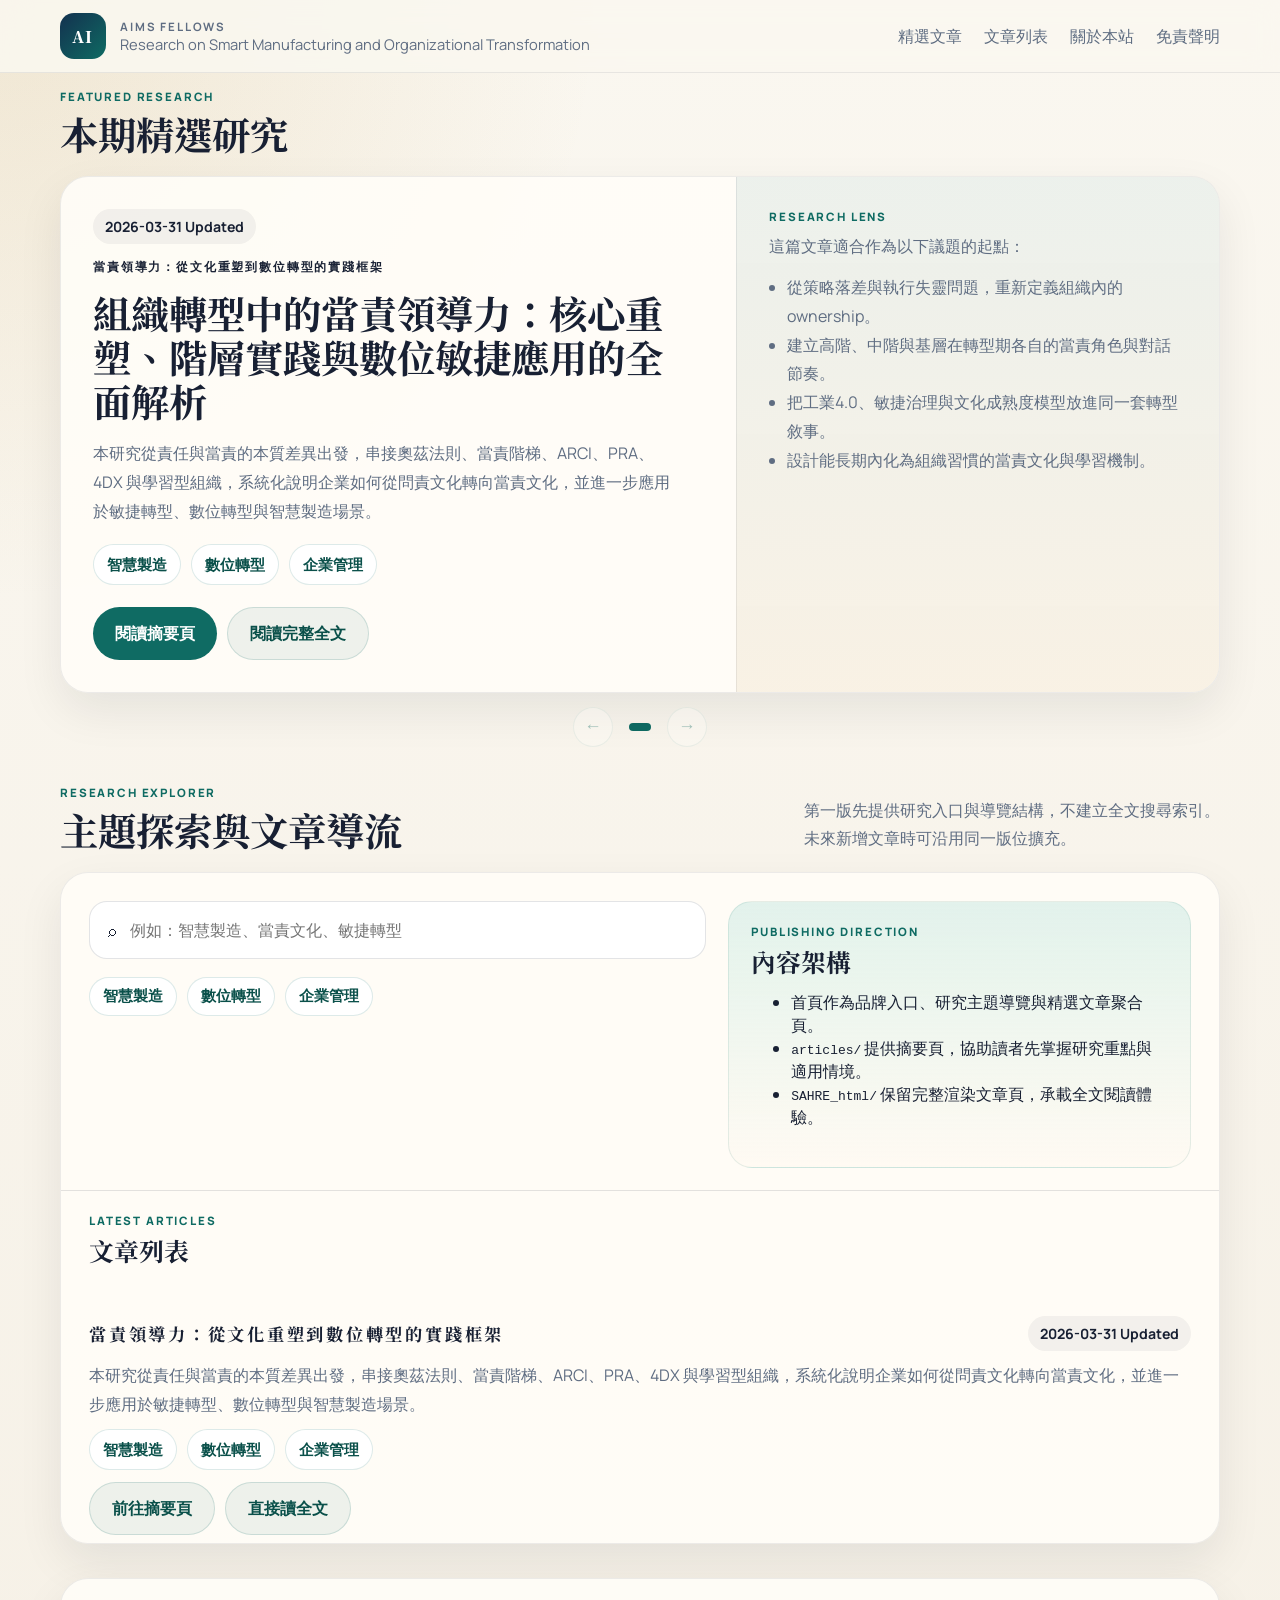
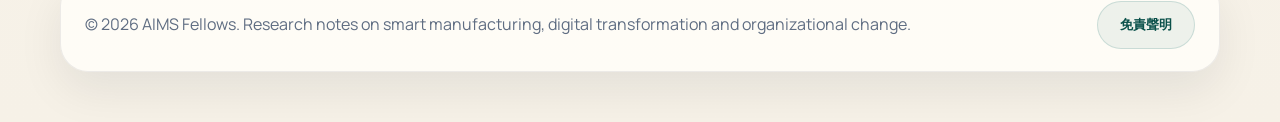
<file: index.html>
﻿<!DOCTYPE html>
<html lang="zh-TW">

<head>
  <meta charset="UTF-8">
  <meta name="viewport" content="width=device-width, initial-scale=1.0">
  <title>AIMS Fellows | 智慧製造、數位轉型與組織轉型研究</title>
  <meta name="description" content="AIMS Fellows 聚焦智慧製造、數位轉型、企業轉型、文化重塑與工業4.0研究，提供具研究脈絡的文章摘要、完整全文與持續更新的管理分析觀點。">
  <meta name="keywords"
    content="智慧製造,數位轉型,企業轉型,文化重塑,工業4.0,當責領導力,當責文化,組織轉型,學習型組織,敏捷轉型,智慧工廠,製造業升級,管理研究,企業管理,組織文化,Accountability Leadership,Digital Transformation,Industry 4.0,Smart Manufacturing,Organizational Transformation">
  <meta name="robots" content="index, follow, max-image-preview:large, max-snippet:-1, max-video-preview:-1">
  <meta property="og:locale" content="zh_TW">
  <meta property="og:type" content="website">
  <meta property="og:site_name" content="AIMS Fellows">
  <meta property="og:title" content="AIMS Fellows | 智慧製造、數位轉型與組織轉型研究">
  <meta property="og:description" content="AIMS Fellows 聚焦智慧製造、數位轉型、企業轉型、文化重塑與工業4.0研究，提供具研究脈絡的文章摘要、完整全文與持續更新的管理分析觀點。">
  <meta property="og:url" content="https://aimsfellows.ai/">
  <meta name="twitter:card" content="summary">
  <meta name="twitter:title" content="AIMS Fellows | 智慧製造、數位轉型與組織轉型研究">
  <meta name="twitter:description" content="AIMS Fellows 聚焦智慧製造、數位轉型、企業轉型、文化重塑與工業4.0研究，提供具研究脈絡的文章摘要、完整全文與持續更新的管理分析觀點。">
  <link rel="canonical" href="https://aimsfellows.ai/">
  <link rel="preconnect" href="https://fonts.googleapis.com">
  <link rel="preconnect" href="https://fonts.gstatic.com" crossorigin>
  <link
    href="https://fonts.googleapis.com/css2?family=Noto+Serif+TC:wght@500;700;900&family=Manrope:wght@400;500;600;700;800&display=swap"
    rel="stylesheet">
  <script type="application/ld+json">
        {
            "@context": "https://schema.org",
            "@type": "WebSite",
            "name": "AIMS Fellows",
            "url": "https://aimsfellows.ai/",
            "inLanguage": "zh-TW",
            "description": "AIMS Fellows 聚焦智慧製造、數位轉型、企業轉型、文化重塑與工業4.0研究，提供具研究脈絡的文章摘要、完整全文與持續更新的管理分析觀點。",
            "keywords": ["智慧製造", "數位轉型", "企業轉型", "文化重塑", "工業4.0", "當責領導力", "當責文化", "組織轉型", "學習型組織", "敏捷轉型", "Smart Manufacturing", "Digital Transformation", "Organizational Transformation"],
            "publisher": {
                "@type": "Organization",
                "name": "AIMS Fellows",
                "url": "https://aimsfellows.ai/"
            },
            "mainEntity": {
                "@type": "ScholarlyArticle",
                "headline": "組織轉型中的當責領導力：核心重塑、階層實踐與數位敏捷應用的全面解析",
                "url": "https://aimsfellows.ai/SAHRE_html/260330-%E7%95%B6%E8%B2%AC%E6%96%87%E5%8C%96%E8%BD%89%E5%9E%8B%E7%A0%94%E7%A9%B6%E8%88%87%E5%AF%A6%E8%B8%90%E6%A1%86%E6%9E%B6.html",
                "inLanguage": "zh-TW",
                "datePublished": "2026-03-30",
                "dateModified": "2026-03-31",
                "author": {"@type": "Organization", "name": "AIMS Fellows"},
                "publisher": {"@type": "Organization", "name": "AIMS Fellows", "url": "https://aimsfellows.ai/"},
                "about": ["當責領導力", "當責文化", "組織轉型", "學習型組織", "數位轉型", "智慧製造", "工業4.0"]
            }
        }
    </script>
  <link rel="stylesheet" href="styles.css">
  <script src="articles-data.js"></script>
</head>

<body>
  <nav class="nav" aria-label="主選單">
    <div class="nav-row">
      <a class="brand" href="#top" aria-label="AIMS Fellows 首頁"><span class="mark">AI</span><span><strong>AIMS
            Fellows</strong><span>Research on Smart Manufacturing and Organizational Transformation</span></span></a>
      <div class="links">
        <a href="#featured">精選文章</a>
        <a href="#explore">文章列表</a>
        <a href="about.html">關於本站</a>
        <button type="button" id="open-disclaimer">免責聲明</button>
      </div>
    </div>
  </nav>
  <main id="top">
    <!-- <section class="hero-wrap">
            <div class="wrap hero-grid">
                <article class="hero">
                    <span class="eyebrow">Research Portal</span>
                    <h1>連結現場轉型與管理研究的知識入口</h1>
                    <p>AIMS Fellows 持續整理智慧製造、數位轉型、企業轉型、文化重塑、工業4.0、當責領導力與學習型組織等主題，以研究摘要、長文全文與實務框架的方式，協助讀者把理論轉成可落地的組織設計與管理行動。</p>
                    <div class="actions"><a class="btn" href="articles/260330-當責文化轉型研究與實踐框架.html">閱讀精選摘要</a><a class="btn-alt" href="SAHRE_html/260330-當責文化轉型研究與實踐框架.html">直接閱讀全文</a></div>
                </article>
                <aside class="panel" aria-label="站點快覽">
                    <span class="eyebrow">Current Focus</span>
                    <h2>從當責文化切入組織轉型、敏捷執行與智慧製造</h2>
                    <p>首篇文章聚焦當責領導力的核心邏輯，並串接數位轉型、學習型組織與工業4.0情境。</p>
                    <div class="stats"><div class="stat"><strong>20+</strong><span>長期研究關鍵詞</span></div><div class="stat"><strong>1</strong><span>篇公開研究文章</span></div></div>
                    <div class="stat"><strong>Featured Topic</strong><span>Accountability Leadership for Organizational Transformation</span></div>
                </aside>
            </div>
        </section> -->
    <section id="featured">
      <div class="wrap">
        <div class="section-head">
          <div><span class="section-eyebrow">Featured Research</span>
            <h2 class="title">本期精選研究</h2>
          </div>
          <p class="note">&nbsp;</p>
        </div>
        <div class="carousel" id="featured-carousel">
          <div class="carousel-track" id="carousel-track"></div>
        </div>
        <div class="carousel-nav" id="carousel-nav" hidden>
          <button class="carousel-btn" id="carousel-prev" aria-label="上一篇">&#8592;</button>
          <div class="carousel-dots" id="carousel-dots"></div>
          <button class="carousel-btn" id="carousel-next" aria-label="下一篇">&#8594;</button>
        </div>
      </div>
    </section>
    <section id="explore">
      <div class="wrap">
        <div class="section-head">
          <div><span class="section-eyebrow">Research Explorer</span>
            <h2 class="title">主題探索與文章導流</h2>
          </div>
          <p class="note">第一版先提供研究入口與導覽結構，不建立全文搜尋索引。<br>未來新增文章時可沿用同一版位擴充。</p>
        </div>
        <div class="explorer">
          <div class="explorer-grid">
            <div>
              <div class="search">
                <span aria-hidden="true">⌕</span>
                <input type="text" id="search-input" placeholder="例如：智慧製造、當責文化、敏捷轉型" aria-label="搜尋研究主題">
                <button type="button" id="search-clear" class="search-clear" aria-label="清除搜尋">×</button>
              </div>
              <div class="topics" id="keyword-chips" style="margin-top:18px"></div>
            </div>
            <aside class="aside">
              <span class="section-eyebrow">Publishing Direction</span>
              <h3 class="title" style="font-size:1.55rem">內容架構</h3>
              <ul>
                <li>首頁作為品牌入口、研究主題導覽與精選文章聚合頁。</li>
                <li><code>articles/</code> 提供摘要頁，協助讀者先掌握研究重點與適用情境。</li>
                <li><code>SAHRE_html/</code> 保留完整渲染文章頁，承載全文閱讀體驗。</li>
              </ul>
            </aside>
          </div>
          <div class="explorer-articles">
            <div class="explorer-articles-head">
              <span class="section-eyebrow">Latest Articles</span>
              <h3 class="title" style="font-size:1.55rem;margin-bottom:0">文章列表</h3>
            </div>
            <p class="search-status" id="search-status"></p>
            <div id="article-list"></div>
          </div>
        </div>
      </div>
    </section>
    <!-- <section id="about">
      <div class="wrap">
        <div class="section-head">
          <div><span class="section-eyebrow">About This Site</span>
            <h2 class="title">研究方向與更新說明</h2>
          </div>
          <p class="note">AIMS Fellows 以研究脈絡為核心，不追求即時新聞式輸出，而是持續整理可長期引用的轉型知識內容。</p>
        </div>
        <div class="explorer">
          <p>本站聚焦智慧製造、數位轉型、當責領導力等主題，以互動摘要頁與完整渲染全文兩層結構維護知識內容。每篇研究均提供研究脈絡、核心論點整理與延伸閱讀入口。</p>
          <div class="actions" style="margin-top:16px"><a class="btn" href="about.html">深入了解本站定位</a><a class="btn-alt" href="mailto:aimsfellows.ai@gmail.com">聯絡我們</a></div>
        </div>
      </div>
    </section> -->
  </main>
  <footer class="footer">
    <p>© 2026 AIMS Fellows. Research notes on smart manufacturing, digital transformation and organizational change.</p>
    <button class="btn-alt" type="button" id="open-disclaimer-footer">免責聲明</button>
  </footer>
  <dialog id="disclaimer">
    <div class="dialog-body">
      <span class="section-eyebrow">Disclaimer</span>
      <h2 class="title" style="margin-bottom:12px">免責聲明</h2>
      <p>本站內容以研究整理、管理分析與知識分享為目的，並非營利性質之服務。資料可能來自學術文獻、案例研究與公開資訊整合。所呈現之資料，係由人工蒐集、整理後，交由人工智慧工具進行輔助分析與重組而成。內容雖盡力求準確，但不構成個別企業、投資、法規或專案決策的直接保證與專業背書。</p>
      <p style="margin-top:14px">若你需要將本文觀點直接用於企業制度設計、數位轉型專案、人才管理或法遵決策，仍應結合所在情境的實際資料與專業判斷。</p>
      <div class="actions" style="margin-top:22px"><button class="btn-alt" type="button"
          id="close-disclaimer">關閉</button></div>
    </div>
  </dialog>
  <script>
    const dialog = document.getElementById("disclaimer");
    [document.getElementById("open-disclaimer"), document.getElementById("open-disclaimer-footer")].forEach((button) => button.addEventListener("click", () => dialog.showModal()));
    document.getElementById("close-disclaimer").addEventListener("click", () => dialog.close());
    dialog.addEventListener("click", (event) => {
      const box = dialog.getBoundingClientRect();
      const inside = box.top <= event.clientY && event.clientY <= box.bottom && box.left <= event.clientX && event.clientX <= box.right;
      if (!inside) dialog.close();
    });
  </script>
  <script>
    (function () {
      var currentSlide = 0;
      var totalSlides = 0;
      var allArticles = [];
      var _searchActive = false;

      function esc(str) {
        return String(str)
          .replace(/&/g, '&amp;')
          .replace(/</g, '&lt;')
          .replace(/>/g, '&gt;')
          .replace(/"/g, '&quot;');
      }

      function highlightText(rawStr, query) {
        var escaped = esc(String(rawStr || ''));
        if (!query) return escaped;
        var safeQ = query.replace(/[.*+?^${}()|[\]\\]/g, '\\$&');
        return escaped.replace(new RegExp('(' + safeQ + ')', 'gi'), '<mark>$1</mark>');
      }

      function matchesQuery(article, query) {
        if (!query) return true;
        return [
          article.title, article.headline, article.description,
          (article.keywords || []).join(' '),
          (article.lens || []).join(' ')
        ].join(' ').toLowerCase().indexOf(query.toLowerCase()) !== -1;
      }

      function buildCarousel(articles) {
        var track = document.getElementById('carousel-track');
        var nav = document.getElementById('carousel-nav');
        var dots = document.getElementById('carousel-dots');
        totalSlides = articles.length;

        articles.forEach(function (a, i) {
          /* ── slide ── */
          var slide = document.createElement('article');
          slide.className = 'feature carousel-slide';
          slide.setAttribute('aria-label', esc(a.title));

          var pills = '';
          if (a.updatedDate) pills += '<span class="pill">' + esc(a.updatedDate) + ' Updated</span>';
          if (!a.updatedDate && a.publishedDate) pills += '<span class="pill">' + esc(a.publishedDate) + ' Published</span>';
          

          var chips = (a.keywords || []).map(function (k) {
            return '<span class="chip">' + esc(k) + '</span>';
          }).join('');

          var lensItems = (a.lens || []).map(function (l) {
            return '<li>' + esc(l) + '</li>';
          }).join('');

          slide.innerHTML =
            '<div class="feature-main">'
            + '<div class="meta">' + pills + '</div>'
            + '<h4 class="eyebrow">' + esc(a.title) + '</h4>'
            + '<h3 class="title" style="margin:14px 0 16px">' + esc(a.headline) + '</h3>'
            + '<p>' + esc(a.description) + '</p>'
            + '<div class="topics" style="margin-top:18px">' + chips + '</div>'
            + '<div class="actions" style="margin-top:22px">'
            + '<a class="btn" href="' + esc(a.articlePath) + '">閱讀摘要頁</a>'
            + '<a class="btn-alt" href="' + esc(a.fullTextPath) + '">閱讀完整全文</a>'
            + '</div>'
            + '</div>'
            + '<aside class="feature-side">'
            + '<span class="section-eyebrow">Research Lens</span>'
            + '<p style="margin-bottom:12px">這篇文章適合作為以下議題的起點：</p>'
            + '<ul>' + lensItems + '</ul>'
            + '</aside>';

          track.appendChild(slide);

          /* ── dot ── */
          var dot = document.createElement('button');
          dot.className = 'carousel-dot' + (i === 0 ? ' active' : '');
          dot.setAttribute('aria-label', '第 ' + (i + 1) + ' 篇');
          dot.addEventListener('click', (function (idx) {
            return function () { goToSlide(idx); };
          }(i)));
          dots.appendChild(dot);
        });

        if (totalSlides > 1) {
          nav.removeAttribute('hidden');
        }

        document.getElementById('carousel-prev').addEventListener('click', function () { goToSlide(currentSlide - 1); });
        document.getElementById('carousel-next').addEventListener('click', function () { goToSlide(currentSlide + 1); });

        updateCarousel();
      }

      function goToSlide(n) {
        currentSlide = Math.max(0, Math.min(n, totalSlides - 1));
        updateCarousel();
      }

      function updateCarousel() {
        var track = document.getElementById('carousel-track');
        track.style.transform = 'translateX(-' + (currentSlide * 100) + '%)';

        document.querySelectorAll('.carousel-dot').forEach(function (d, i) {
          d.classList.toggle('active', i === currentSlide);
        });

        var prevBtn = document.getElementById('carousel-prev');
        var nextBtn = document.getElementById('carousel-next');
        if (prevBtn) prevBtn.disabled = (currentSlide === 0);
        if (nextBtn) nextBtn.disabled = (currentSlide === totalSlides - 1);
      }

      function buildArticleList(articles, query) {
        var list = document.getElementById('article-list');
        if (!list) return;
        list.innerHTML = '';

        var q = (query || '').trim();
        var filtered = q
          ? articles.filter(function (a) { return matchesQuery(a, q); })
          : articles;

        var statusEl = document.getElementById('search-status');
        if (statusEl) {
          statusEl.textContent = q
            ? (filtered.length ? '找到 ' + filtered.length + ' 篇相關文章' : '沒有符合「' + q + '」的文章')
            : '';
        }

        filtered.forEach(function (a) {
          var row = document.createElement('div');
          row.className = 'article-row';

          var dateLabel = a.updatedDate
            ? esc(a.updatedDate) + ' Updated'
            : a.publishedDate ? esc(a.publishedDate) + ' Published' : '';

          var chips = (a.keywords || []).map(function (k) {
            return '<span class="chip">' + highlightText(k, q) + '</span>';
          }).join('');

          row.innerHTML =
            '<div class="article-row-head">'
            + '<h4 class="eyebrow">' + highlightText(a.title, q) + '</h4>'
            + (dateLabel ? '<span class="pill">' + dateLabel + '</span>' : '')
            + '</div>'
            + '<p>' + highlightText(a.description, q) + '</p>'
            + '<div class="topics" style="margin-top:10px">' + chips + '</div>'
            + '<div class="actions" style="margin-top:12px">'
            + '<a class="btn-alt" href="' + esc(a.articlePath) + '">前往摘要頁</a>'
            + '<a class="btn-alt" href="' + esc(a.fullTextPath) + '">直接讀全文</a>'
            + '</div>';

          list.appendChild(row);
        });
      }

      function buildKeywordChips(articles) {
        var chipsEl = document.getElementById('keyword-chips');
        if (!chipsEl) return;
        var seen = {};
        var keywords = [];
        articles.forEach(function (a) {
          (a.keywords || []).forEach(function (k) {
            if (!seen[k]) { seen[k] = true; keywords.push(k); }
          });
        });
        chipsEl.innerHTML = '';
        keywords.forEach(function (k) {
          var btn = document.createElement('button');
          btn.type = 'button';
          btn.className = 'chip keyword-chip';
          btn.textContent = k;
          btn.addEventListener('click', function () {
            var input = document.getElementById('search-input');
            if (input) { input.value = k; triggerSearch(k); input.focus(); }
          });
          chipsEl.appendChild(btn);
        });
      }

      function triggerSearch(query) {
        var q = (query || '').trim();
        var listEl = document.getElementById('article-list');
        if (q.length > 0) {
          if (!_searchActive) {
            // Lock the current rendered height BEFORE the DOM changes.
            // This prevents the container from shrinking, which keeps the
            // scroll position stable — no layout jump.
            if (listEl) listEl.style.minHeight = listEl.offsetHeight + 'px';
            _searchActive = true;
          }
        } else {
          _searchActive = false;
          if (listEl) listEl.style.minHeight = '';
        }
        buildArticleList(allArticles, q);
        var clearBtn = document.getElementById('search-clear');
        if (clearBtn) clearBtn.classList.toggle('visible', q.length > 0);
      }

      function initSearch() {
        var input = document.getElementById('search-input');
        var clearBtn = document.getElementById('search-clear');
        if (!input) return;
        input.addEventListener('input', function () { triggerSearch(input.value); });
        if (clearBtn) {
          clearBtn.addEventListener('click', function () {
            input.value = '';
            triggerSearch('');
            input.focus();
          });
        }
      }

      function init() {
        if (typeof AIMS_ARTICLES === 'undefined' || !AIMS_ARTICLES.length) {
          console.warn('AIMS_ARTICLES not found. Check articles-data.js.');
          return;
        }
        allArticles = AIMS_ARTICLES;
        buildCarousel(allArticles.filter(function (a) { return a.carouselShow; }));
        buildKeywordChips(allArticles);
        buildArticleList(allArticles, '');
        initSearch();
      }

      if (document.readyState === 'loading') {
        document.addEventListener('DOMContentLoaded', init);
      } else {
        init();
      }
    }());
  </script>

</body>

</html>
﻿
</file>
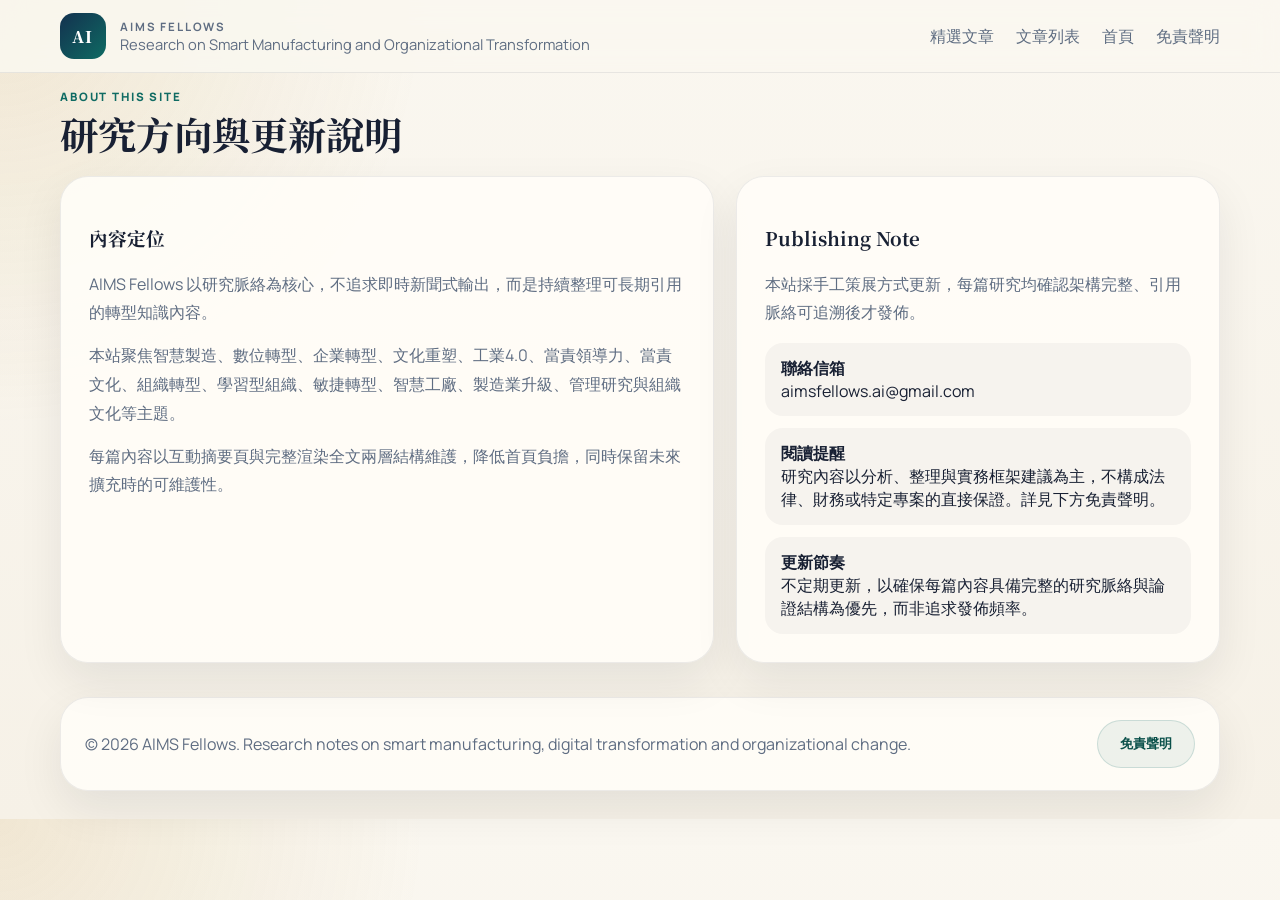
<file: about.html>
<!DOCTYPE html>
<html lang="zh-TW">

<head>
  <meta charset="UTF-8">
  <meta name="viewport" content="width=device-width, initial-scale=1.0">
  <title>關於本站 | AIMS Fellows</title>
  <meta name="description" content="AIMS Fellows 研究方向、內容定位、發佈說明與聯絡資訊。">
  <meta name="robots" content="index, follow">
  <meta property="og:locale" content="zh_TW">
  <meta property="og:type" content="website">
  <meta property="og:site_name" content="AIMS Fellows">
  <meta property="og:title" content="關於本站 | AIMS Fellows">
  <meta property="og:description" content="AIMS Fellows 研究方向、內容定位、發佈說明與聯絡資訊。">
  <meta property="og:url" content="https://aimsfellows.ai/about.html">
  <link rel="canonical" href="https://aimsfellows.ai/about.html">
  <link rel="preconnect" href="https://fonts.googleapis.com">
  <link rel="preconnect" href="https://fonts.gstatic.com" crossorigin>
  <link
    href="https://fonts.googleapis.com/css2?family=Noto+Serif+TC:wght@500;700;900&family=Manrope:wght@400;500;600;700;800&display=swap"
    rel="stylesheet">
  <link rel="stylesheet" href="styles.css">
</head>

<body>
  <nav class="nav" aria-label="主選單">
    <div class="nav-row">
      <a class="brand" href="index.html" aria-label="AIMS Fellows 首頁"><span class="mark">AI</span><span><strong>AIMS
            Fellows</strong><span>Research on Smart Manufacturing and Organizational Transformation</span></span></a>
      <div class="links">
        <a href="index.html#featured">精選文章</a>
        <a href="index.html#explore">文章列表</a>
        <a href="index.html">首頁</a>
        <button type="button" id="open-disclaimer">免責聲明</button>
      </div>
    </div>
  </nav>

  <main id="top">
    <section>
      <div class="wrap">
        <div class="section-head">
          <div>
            <span class="section-eyebrow">About This Site</span>
            <h1 class="title">研究方向與更新說明</h1>
          </div>
          <p class="note">&nbsp;</p>
        </div>
        <div class="about">
          <article>
            <h3>內容定位</h3>
            <p>AIMS Fellows 以研究脈絡為核心，不追求即時新聞式輸出，而是持續整理可長期引用的轉型知識內容。</p>
            <p style="margin-top:14px">本站聚焦智慧製造、數位轉型、企業轉型、文化重塑、工業4.0、當責領導力、當責文化、組織轉型、學習型組織、敏捷轉型、智慧工廠、製造業升級、管理研究與組織文化等主題。</p>
            <p style="margin-top:14px">每篇內容以互動摘要頁與完整渲染全文兩層結構維護，降低首頁負擔，同時保留未來擴充時的可維護性。</p>
            <!-- <p style="margin-top:14px">摘要頁（<code>articles/</code>）以互動式視覺設計呈現核心論點、框架圖與適用情境，協助讀者快速掌握研究脈絡；完整全文頁（<code>SAHRE_html/</code>）則保留完整敘事與延伸閱讀路徑。</p> -->
          </article>
          <article>
            <h3>Publishing Note</h3>
            <p>本站採手工策展方式更新，每篇研究均確認架構完整、引用脈絡可追溯後才發佈。</p>
            <div class="contact">
              <div class="box">
                <strong>聯絡信箱</strong><br>
                <a href="mailto:aimsfellows.ai@gmail.com">aimsfellows.ai@gmail.com</a>
              </div>
              <div class="box">
                <strong>閱讀提醒</strong><br>
                研究內容以分析、整理與實務框架建議為主，不構成法律、財務或特定專案的直接保證。詳見下方免責聲明。
              </div>
              <div class="box">
                <strong>更新節奏</strong><br>
                不定期更新，以確保每篇內容具備完整的研究脈絡與論證結構為優先，而非追求發佈頻率。
              </div>
            </div>
          </article>
        </div>
      </div>
    </section>
  </main>

  <footer class="footer">
    <p>© 2026 AIMS Fellows. Research notes on smart manufacturing, digital transformation and organizational change.</p>
    <button class="btn-alt" type="button" id="open-disclaimer-footer">免責聲明</button>
  </footer>

  <dialog id="disclaimer">
    <div class="dialog-body">
      <span class="section-eyebrow">Disclaimer</span>
      <h2 class="title" style="margin-bottom:12px">免責聲明</h2>
      <p>本站內容以研究整理、管理分析與知識分享為目的，並非營利性質之服務。資料可能來自學術文獻、案例研究與公開資訊整合。所呈現之資料，係由人工蒐集、整理後，交由人工智慧工具進行輔助分析與重組而成。內容雖盡力求準確，但不構成個別企業、投資、法規或專案決策的直接保證與專業背書。</p>
      <p style="margin-top:14px">若你需要將本文觀點直接用於企業制度設計、數位轉型專案、人才管理或法遵決策，仍應結合所在情境的實際資料與專業判斷。</p>
      <div class="actions" style="margin-top:22px"><button class="btn-alt" type="button"
          id="close-disclaimer">關閉</button></div>
    </div>
  </dialog>

  <script>
    const dialog = document.getElementById("disclaimer");
    [document.getElementById("open-disclaimer"), document.getElementById("open-disclaimer-footer")].forEach((button) => button.addEventListener("click", () => dialog.showModal()));
    document.getElementById("close-disclaimer").addEventListener("click", () => dialog.close());
    dialog.addEventListener("click", (event) => {
      const box = dialog.getBoundingClientRect();
      const inside = box.top <= event.clientY && event.clientY <= box.bottom && box.left <= event.clientX && event.clientX <= box.right;
      if (!inside) dialog.close();
    });
  </script>

</body>

</html>
</file>
<file: styles.css>
:root {
  --bg: #f6f1e7;
  --paper: #fffdf8;
  --ink: #182033;
  --muted: #5f6d82;
  --line: rgba(24, 32, 51, .12);
  --accent: #0f6b63;
  --w: min(1160px, calc(100vw - 32px));
  --shadow: 0 18px 45px rgba(15, 25, 40, .08)
}

* {
  box-sizing: border-box
}

html {
  scroll-behavior: smooth
}

body {
  margin: 0;
  font-family: "Manrope", "Noto Sans TC", sans-serif;
  color: var(--ink);
  background: radial-gradient(circle at top left, rgba(184, 138, 45, .15), transparent 28%), linear-gradient(180deg, #faf7f0 0%, var(--bg) 100%)
}

a {
  text-decoration: none;
  color: inherit
}

.wrap {
  width: var(--w);
  margin: 0 auto
}

.nav {
  position: sticky;
  top: 0;
  z-index: 20;
  background: rgba(250, 247, 240, .88);
  backdrop-filter: blur(14px);
  border-bottom: 1px solid rgba(24, 32, 51, .08)
}

.nav-row {
  width: var(--w);
  margin: 0 auto;
  min-height: 72px;
  display: flex;
  justify-content: space-between;
  align-items: center;
  gap: 20px
}

.brand {
  display: flex;
  gap: 14px;
  align-items: center
}

.mark {
  width: 46px;
  height: 46px;
  border-radius: 14px;
  display: grid;
  place-items: center;
  background: linear-gradient(135deg, #13314f, #0f6b63);
  color: #fff;
  font: 900 1rem "Noto Serif TC", serif;
  letter-spacing: .08em
}

.brand strong,
.eyebrow,
.section-eyebrow {
  display: block;
  letter-spacing: .16em;
  text-transform: uppercase;
  font-size: .72rem
}

.brand span:last-child {
  color: var(--muted);
  font-size: .92rem
}

.links {
  display: flex;
  gap: 22px;
  flex-wrap: wrap;
  justify-content: flex-end
}

.links a,
.links button {
  background: none;
  border: 0;
  padding: 0;
  font: inherit;
  color: var(--muted);
  cursor: pointer
}

.hero,
.panel,
.explorer,
.feature,
.card,
.about article,
.footer {
  background: rgba(255, 253, 248, .9);
  border: 1px solid rgba(24, 32, 51, .08);
  border-radius: 28px;
  box-shadow: var(--shadow)
}

.hero-grid,
.feature,
.about {
  display: grid;
  gap: 22px
}

.hero-wrap {
  padding: 52px 0 20px
}

.hero-grid {
  grid-template-columns: minmax(0, 1.18fr) minmax(300px, .82fr)
}

.hero {
  padding: 38px
}

.hero h1,
.title,
.card h3,
.about h3 {
  font-family: "Noto Serif TC", serif
}

.hero h1 {
  margin: 14px 0 18px;
  font-size: clamp(2.4rem, 5vw, 4.6rem);
  line-height: 1.06;
  max-width: 11ch
}

.hero p,
.panel p,
.feature p,
.card p,
.about p,
.footer p {
  margin: 0;
  color: var(--muted);
  line-height: 1.8
}

.actions,
.meta,
.topics {
  display: flex;
  gap: 10px;
  flex-wrap: wrap
}

.btn,
.btn-alt,
.pill,
.chip {
  display: inline-flex;
  align-items: center;
  gap: 8px;
  border-radius: 999px
}

.btn {
  padding: 14px 22px;
  background: var(--accent);
  color: #fff;
  font-weight: 800
}

.btn-alt {
  padding: 14px 22px;
  background: rgba(15, 107, 99, .07);
  border: 1px solid rgba(15, 107, 99, .16);
  color: #0a504a;
  font-weight: 800
}

.pill {
  padding: 8px 12px;
  background: rgba(24, 32, 51, .05);
  font-size: .88rem;
  font-weight: 700
}

.chip {
  padding: 9px 13px;
  background: #fff;
  border: 1px solid rgba(15, 107, 99, .14);
  color: #0a504a;
  font-weight: 700;
  font-size: .92rem
}

.panel {
  padding: 28px;
  background: linear-gradient(180deg, rgba(19, 49, 79, .96), rgba(15, 107, 99, .92));
  color: #fff
}

.panel h2 {
  margin: 10px 0 8px;
  font-size: 1.42rem;
  line-height: 1.35
}

.stats {
  display: grid;
  grid-template-columns: repeat(2, minmax(0, 1fr));
  gap: 12px
}

.stat {
  padding: 16px;
  border-radius: 18px;
  background: rgba(255, 255, 255, .08);
  border: 1px solid rgba(255, 255, 255, .12)
}

.stat strong {
  display: block;
  font-size: 1.4rem;
  margin-bottom: 6px
}

section {
  padding: 16px 0 22px
}

.section-head {
  display: flex;
  justify-content: space-between;
  align-items: end;
  gap: 20px;
  margin-bottom: 20px
}

.section-eyebrow {
  color: var(--accent);
  font-weight: 800;
  margin-bottom: 8px
}

.title {
  margin: 0;
  font-size: clamp(1.8rem, 3vw, 2.7rem);
  line-height: 1.15
}

.note {
  max-width: 44ch;
  margin: 0;
  color: var(--muted);
  line-height: 1.75
}

.explorer {
  padding: 28px
}

.explorer-grid {
  display: grid;
  grid-template-columns: minmax(0, 1fr) minmax(250px, .75fr);
  gap: 22px
}

.search {
  padding: 16px 18px;
  display: flex;
  gap: 12px;
  align-items: center;
  border: 1px solid var(--line);
  border-radius: 18px;
  background: #fff
}

.search input {
  width: 100%;
  border: 0;
  outline: 0;
  background: none;
  font: inherit;
  color: var(--ink)
}

.aside {
  padding: 22px;
  border-radius: 24px;
  background: linear-gradient(180deg, rgba(215, 238, 231, .72), rgba(255, 250, 242, .95));
  border: 1px solid rgba(15, 107, 99, .1)
}

/* ── Explorer article list (below search grid) ── */
.explorer-articles {
  border-top: 1px solid var(--line);
  margin: 22px -28px -28px;
  padding: 22px 28px 0
}

.explorer-articles-head {
  margin-bottom: 16px
}

.article-row {
  padding: 16px 0;
  border-bottom: 1px solid var(--line)
}

.article-row:last-child {
  border-bottom: 0;
  padding-bottom: 8px
}

.article-row-head {
  display: flex;
  justify-content: space-between;
  align-items: center;
  flex-wrap: wrap;
  gap: 10px;
  margin-bottom: 10px
}

.article-row h4 {
  margin: 0;
  font: 700 1.08rem "Noto Serif TC", serif
}

.article-row p {
  margin: 0;
  color: var(--muted);
  line-height: 1.8
}

/* ─────────────────────────────── */

.feature {
  grid-template-columns: minmax(0, 1.15fr) minmax(280px, .85fr);
  overflow: hidden
}

.feature-main,
.feature-side {
  padding: 32px
}

.feature-side {
  border-left: 1px solid rgba(24, 32, 51, .08);
  background: linear-gradient(180deg, rgba(15, 107, 99, .08), rgba(184, 138, 45, .09))
}

.feature ul {
  margin: 0;
  padding-left: 18px;
  color: var(--muted);
  line-height: 1.8
}

.cards {
  display: grid;
  grid-template-columns: repeat(auto-fit, minmax(280px, 1fr));
  gap: 18px
}

.card {
  padding: 24px
}

.about {
  grid-template-columns: minmax(0, 1.15fr) minmax(280px, .85fr)
}

.about article {
  padding: 28px
}

.contact {
  margin-top: 16px;
  display: grid;
  gap: 12px
}

.box {
  padding: 14px 16px;
  border-radius: 18px;
  background: rgba(24, 32, 51, .04)
}

.footer {
  width: var(--w);
  margin: 12px auto 28px;
  padding: 22px 24px;
  display: flex;
  justify-content: space-between;
  align-items: center;
  gap: 18px
}

dialog {
  border: 0;
  padding: 0;
  border-radius: 26px;
  background: transparent;
  max-width: min(720px, calc(100vw - 24px));
  width: 100%
}

dialog::backdrop {
  background: rgba(15, 23, 42, .45);
  backdrop-filter: blur(6px)
}

.dialog-body {
  padding: 28px;
  background: var(--paper);
  border: 1px solid rgba(24, 32, 51, .08);
  border-radius: 26px;
  box-shadow: var(--shadow)
}

@media (max-width:960px) {

  .hero-grid,
  .explorer-grid,
  .feature,
  .about {
    grid-template-columns: 1fr
  }

  .feature-side {
    border-left: 0;
    border-top: 1px solid rgba(24, 32, 51, .08)
  }
}

@media (max-width:760px) {
  .nav-row {
    padding: 12px 0;
    align-items: flex-start;
    flex-direction: column
  }

  .hero,
  .panel,
  .explorer,
  .feature-main,
  .feature-side,
  .card,
  .about article,
  .footer,
  .dialog-body {
    padding: 24px
  }

  .explorer-articles {
    margin-left: -24px;
    margin-right: -24px;
    padding-left: 24px;
    padding-right: 24px
  }

  .section-head,
  .footer {
    flex-direction: column;
    align-items: flex-start
  }

  .hero-wrap {
    padding-top: 34px
  }
}

/* ── Featured Carousel ───────────────────────────────────── */
.carousel {
  position: relative;
  background: rgba(255, 253, 248, .9);
  border: 1px solid rgba(24, 32, 51, .08);
  border-radius: 28px;
  box-shadow: var(--shadow);
  overflow: hidden
}

.carousel-track {
  display: flex;
  transition: transform .45s cubic-bezier(.4, 0, .2, 1)
}

.carousel-slide {
  flex: 0 0 100%;
  min-width: 0
}

/* cancel the double-border / shadow when .feature is inside carousel */
.carousel .feature {
  border: 0;
  border-radius: 0;
  box-shadow: none;
  background: transparent
}

.carousel-nav {
  display: flex;
  align-items: center;
  justify-content: center;
  gap: 16px;
  margin-top: 14px
}

.carousel-btn {
  width: 40px;
  height: 40px;
  border-radius: 999px;
  border: 1px solid rgba(15, 107, 99, .2);
  background: var(--paper);
  color: var(--accent);
  cursor: pointer;
  font-size: 1.1rem;
  display: grid;
  place-items: center;
  transition: background .2s, border-color .2s
}

.carousel-btn:hover {
  background: rgba(15, 107, 99, .08);
  border-color: rgba(15, 107, 99, .4)
}

.carousel-btn:disabled {
  opacity: .35;
  cursor: default
}

.carousel-dots {
  display: flex;
  gap: 8px;
  align-items: center
}

.carousel-dot {
  width: 8px;
  height: 8px;
  border-radius: 999px;
  border: 0;
  padding: 0;
  background: rgba(15, 107, 99, .2);
  cursor: pointer;
  transition: width .25s ease, background .25s ease
}

.carousel-dot.active {
  width: 22px;
  background: var(--accent)
}

/* ── Search ─────────────────────────────────────────────── */
.search-clear {
  display: none;
  background: none;
  border: 0;
  padding: 2px 6px;
  color: var(--muted);
  cursor: pointer;
  font-size: .9rem;
  line-height: 1;
  flex-shrink: 0;
  border-radius: 999px
}

.search-clear:hover {
  background: rgba(24, 32, 51, .06);
  color: var(--ink)
}

.search-clear.visible {
  display: block
}

.search-status {
  margin: 10px 0 0;
  font-size: .86rem;
  color: var(--accent);
  font-weight: 700;
  min-height: 1.4em
}

mark {
  background: rgba(15, 107, 99, .15);
  color: inherit;
  border-radius: 3px;
  padding: 0 2px
}

#explore {
  scroll-margin-top: 80px
}
</file>
